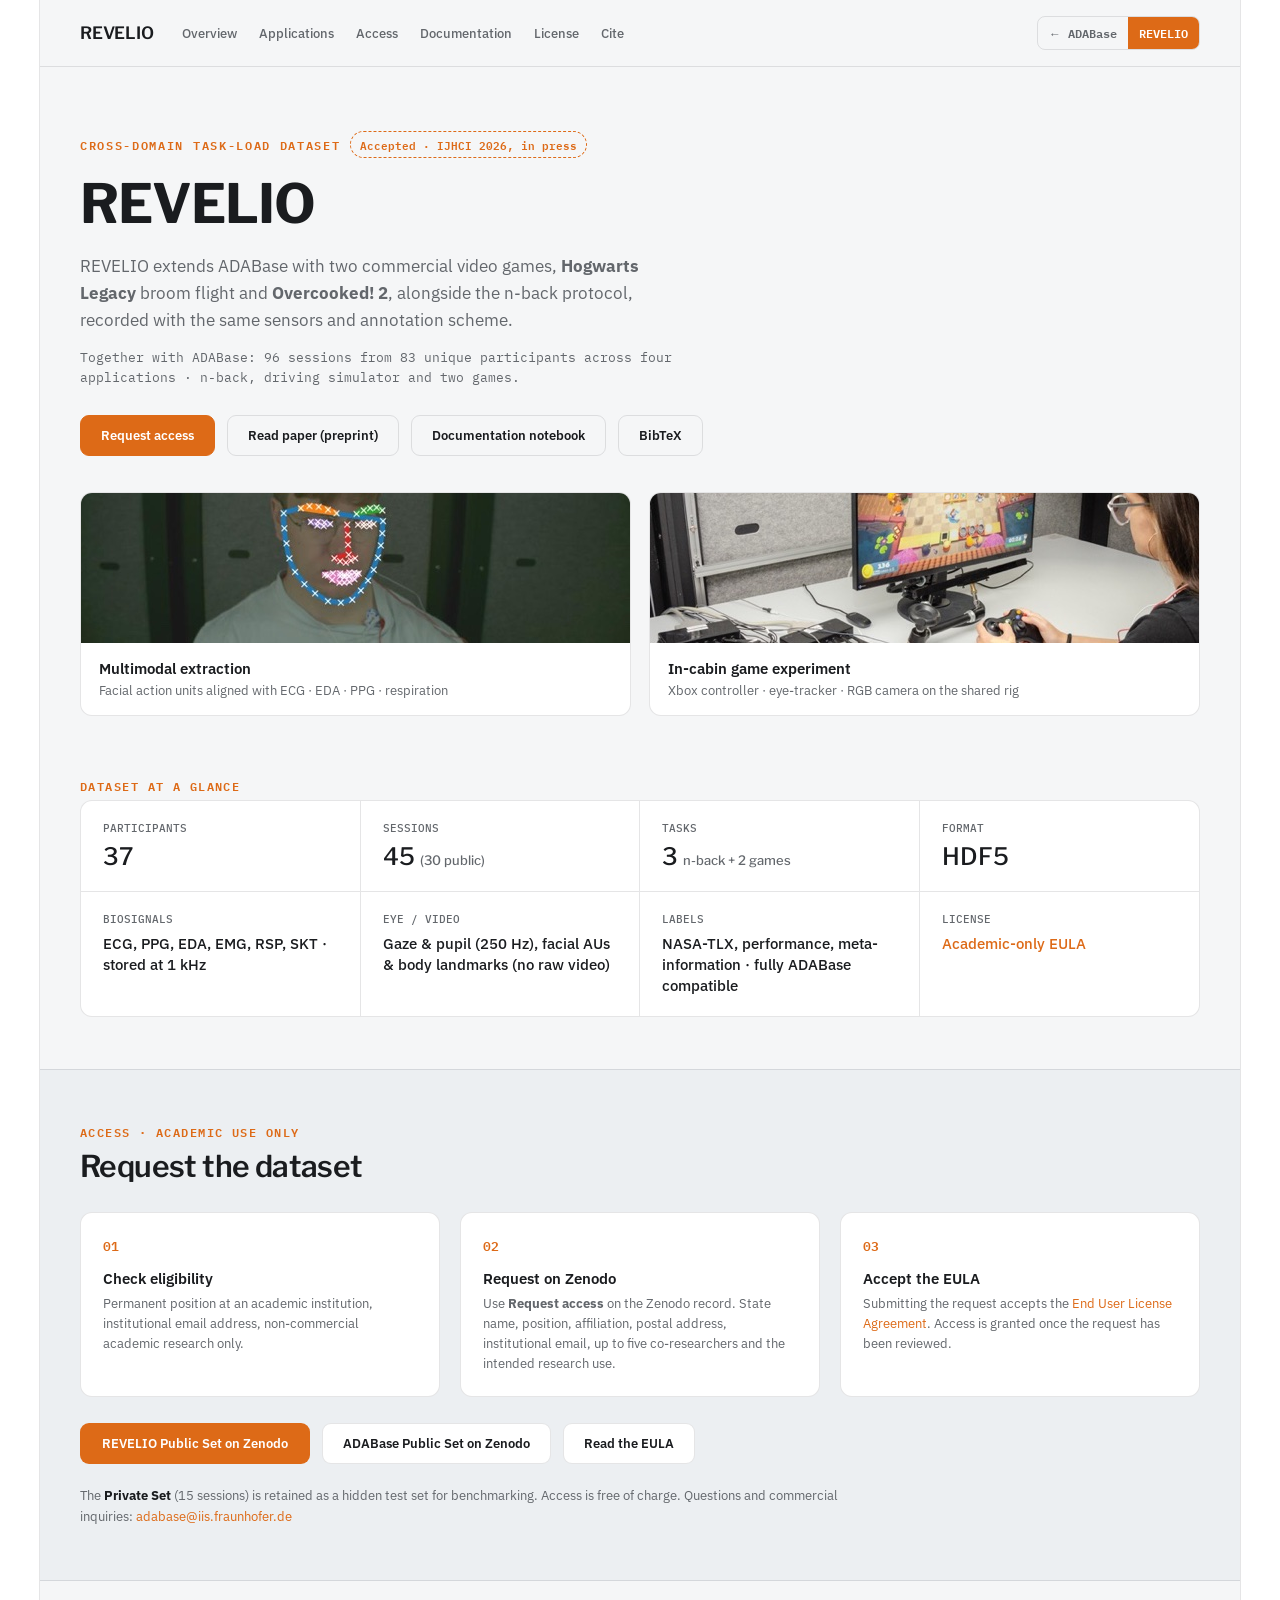
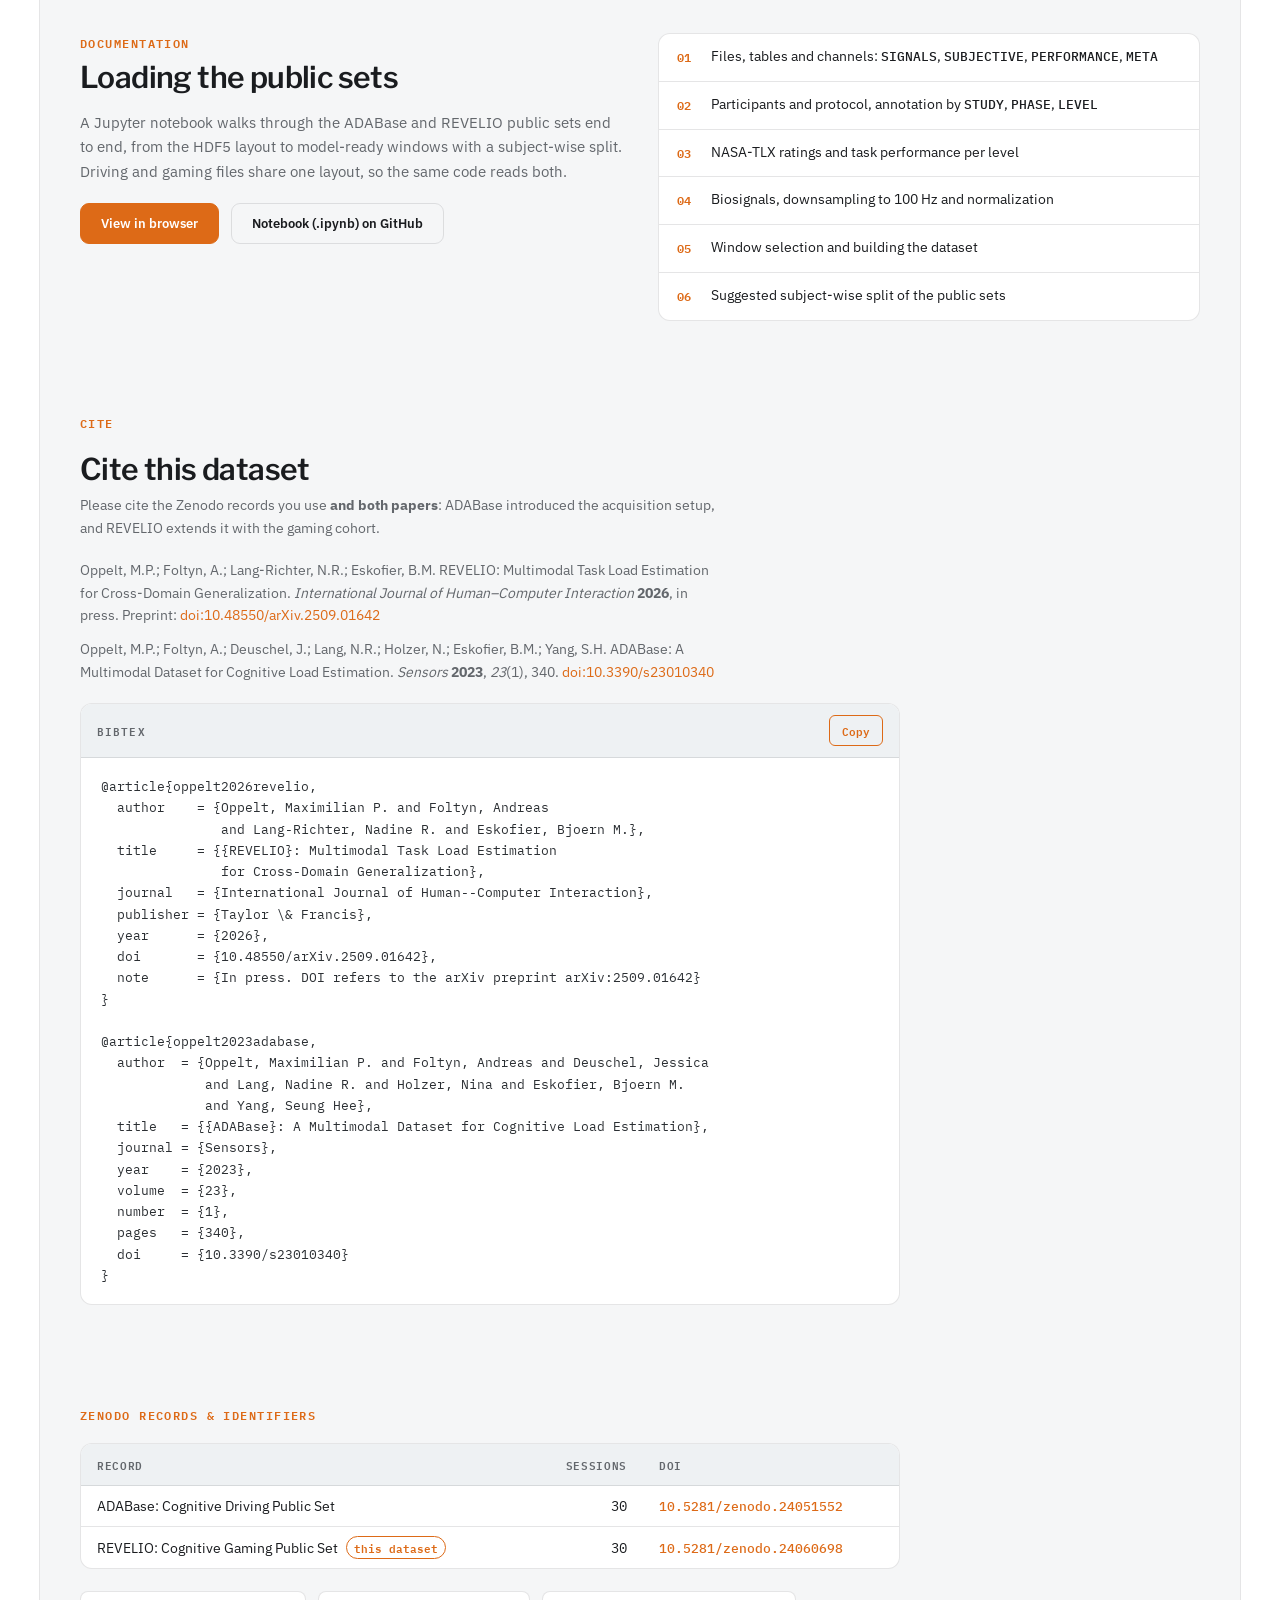
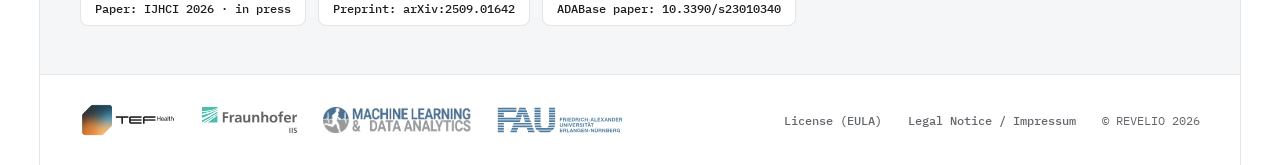
<file: index.html>
<!DOCTYPE html>
<html lang="en">
<head>
<meta charset="utf-8">
<meta name="viewport" content="width=device-width, initial-scale=1">
<title>REVELIO — Multimodal Task Load Estimation for Cross-Domain Generalization</title>
<meta name="description" content="REVELIO: a cross-domain task-load dataset extending ADABase with commercial video games. 37 participants, 45 sessions. Accepted in the International Journal of Human–Computer Interaction (in press).">
<link rel="stylesheet" href="static/css/style.css">
</head>
<body>
<div class="page">

<nav class="nav">
  <div class="nav-brand">REVELIO</div>
  <div class="nav-links">
    <a href="#overview">Overview</a>
    <a href="#applications">Applications</a>
    <a href="#access">Access</a>
    <a href="#docs">Documentation</a>
    <a href="https://raw.githubusercontent.com/revelio-dataset/revelio-dataset.github.io/main/LICENSE.md">License</a>
    <a href="#cite">Cite</a>
  </div>
  <div class="crosslink">
    <a href="https://adabase-dataset.github.io">&larr; ADABase</a>
    <span class="on">REVELIO</span>
  </div>
</nav>

<header class="hero" id="overview">
  <div class="hero-tag">
    <span class="eyebrow">Cross-domain task-load dataset</span>
    <span class="badge">Accepted &middot; IJHCI 2026, in press</span>
  </div>
  <h1>REVELIO</h1>
  <p class="lede">REVELIO extends ADABase with two commercial video games, <strong>Hogwarts Legacy</strong> broom flight and <strong>Overcooked! 2</strong>, alongside the n-back protocol, recorded with the same sensors and annotation scheme.</p>
  <p class="hero-meta">Together with ADABase: 96 sessions from 83 unique participants across four applications &middot; n-back, driving simulator and two games.</p>
  <div class="btns" style="margin-bottom:36px">
    <a class="btn btn-primary" href="#access">Request access</a>
    <a class="btn" href="https://doi.org/10.48550/arXiv.2509.01642">Read paper (preprint)</a>
    <a class="btn" href="#docs">Documentation notebook</a>
    <a class="btn" href="#cite">BibTeX</a>
  </div>
  <div class="app-tiles" id="applications">
    <div class="app-tile">
      <div class="app-fig"><img src="static/images/001.jpg" alt="Face landmarks and AU extraction synced with physiological signals"></div>
      <div class="app-body"><div class="t">Multimodal extraction</div><div class="d">Facial action units aligned with ECG &middot; EDA &middot; PPG &middot; respiration</div></div>
    </div>
    <div class="app-tile">
      <div class="app-fig"><img src="static/images/002.jpg" alt="Participant in the instrumented cabin during a game session"></div>
      <div class="app-body"><div class="t">In-cabin game experiment</div><div class="d">Xbox controller &middot; eye-tracker &middot; RGB camera on the shared rig</div></div>
    </div>
  </div>
</header>

<div class="section-head"><div class="section-label">Dataset at a glance</div></div>
<section class="spec">
  <div class="spec-cell"><div class="k">Participants</div><div class="v">37</div></div>
  <div class="spec-cell"><div class="k">Sessions</div><div class="v">45 <small>(30 public)</small></div></div>
  <div class="spec-cell"><div class="k">Tasks</div><div class="v">3 <small>n-back + 2 games</small></div></div>
  <div class="spec-cell"><div class="k">Format</div><div class="v">HDF5</div></div>
  <div class="spec-cell"><div class="k">Biosignals</div><div class="v sm">ECG, PPG, EDA, EMG, RSP, SKT &middot; stored at 1&nbsp;kHz</div></div>
  <div class="spec-cell"><div class="k">Eye / Video</div><div class="v sm">Gaze &amp; pupil (250&nbsp;Hz), facial AUs &amp; body landmarks (no raw video)</div></div>
  <div class="spec-cell"><div class="k">Labels</div><div class="v sm">NASA-TLX, performance, meta-information &middot; fully ADABase compatible</div></div>
  <div class="spec-cell"><div class="k">License</div><div class="v sm"><a href="https://raw.githubusercontent.com/revelio-dataset/revelio-dataset.github.io/main/LICENSE.md">Academic-only EULA</a></div></div>
</section>

<section class="access" id="access">
  <div class="section-label">Access &middot; academic use only</div>
  <h2>Request the dataset</h2>
  <div class="steps">
    <div class="step"><div class="n">01</div><div class="t">Check eligibility</div><div class="d">Permanent position at an academic institution, institutional email address, non-commercial academic research only.</div></div>
    <div class="step"><div class="n">02</div><div class="t">Request on Zenodo</div><div class="d">Use <strong>Request access</strong> on the Zenodo record. State name, position, affiliation, postal address, institutional email, up to five co-researchers and the intended research use.</div></div>
    <div class="step"><div class="n">03</div><div class="t">Accept the EULA</div><div class="d">Submitting the request accepts the <a href="https://raw.githubusercontent.com/revelio-dataset/revelio-dataset.github.io/main/LICENSE.md">End User License Agreement</a>. Access is granted once the request has been reviewed.</div></div>
  </div>
  <div class="access-actions">
    <a class="contact" href="https://doi.org/10.5281/zenodo.24060698">REVELIO Public Set on Zenodo</a>
    <a class="btn" href="https://doi.org/10.5281/zenodo.24051552">ADABase Public Set on Zenodo</a>
    <a class="btn" href="https://raw.githubusercontent.com/revelio-dataset/revelio-dataset.github.io/main/LICENSE.md">Read the EULA</a>
  </div>
  <p class="access-note">The <strong>Private Set</strong> (15 sessions) is retained as a hidden test set for benchmarking. Access is free of charge. Questions and commercial inquiries: <a href="mailto:adabase@iis.fraunhofer.de">adabase@iis.fraunhofer.de</a></p>
</section>

<section class="docs" id="docs">
  <div>
    <div class="section-label">Documentation</div>
    <h2>Loading the public sets</h2>
    <p>A Jupyter notebook walks through the ADABase and REVELIO public sets end to end, from the HDF5 layout to model-ready windows with a subject-wise split. Driving and gaming files share one layout, so the same code reads both.</p>
    <div class="btns">
      <a class="btn btn-primary" href="docs/cognitive-load-dataset-documentation.html">View in browser</a>
      <a class="btn" href="https://github.com/revelio-dataset/revelio-dataset.github.io/blob/main/docs/cognitive-load-dataset-documentation.ipynb">Notebook (.ipynb) on GitHub</a>
    </div>
  </div>
  <ol class="doc-topics">
    <li><span class="n">01</span><span>Files, tables and channels: <code>SIGNALS</code>, <code>SUBJECTIVE</code>, <code>PERFORMANCE</code>, <code>META</code></span></li>
    <li><span class="n">02</span><span>Participants and protocol, annotation by <code>STUDY</code>, <code>PHASE</code>, <code>LEVEL</code></span></li>
    <li><span class="n">03</span><span>NASA-TLX ratings and task performance per level</span></li>
    <li><span class="n">04</span><span>Biosignals, downsampling to 100&nbsp;Hz and normalization</span></li>
    <li><span class="n">05</span><span>Window selection and building the dataset</span></li>
    <li><span class="n">06</span><span>Suggested subject-wise split of the public sets</span></li>
  </ol>
</section>

<section class="cite" id="cite" style="padding-top:40px">
  <div class="section-label">Cite</div><br>
  <h2>Cite this dataset</h2>
  <p>Please cite the Zenodo records you use <strong>and both papers</strong>: ADABase introduced the acquisition setup, and REVELIO extends it with the gaming cohort.</p>
  <p class="ref">Oppelt, M.P.; Foltyn, A.; Lang-Richter, N.R.; Eskofier, B.M. REVELIO: Multimodal Task Load Estimation for Cross-Domain Generalization. <em>International Journal of Human&ndash;Computer Interaction</em> <strong>2026</strong>, in press. Preprint: <a class="doi" href="https://doi.org/10.48550/arXiv.2509.01642">doi:10.48550/arXiv.2509.01642</a></p>
  <p class="ref">Oppelt, M.P.; Foltyn, A.; Deuschel, J.; Lang, N.R.; Holzer, N.; Eskofier, B.M.; Yang, S.H. ADABase: A Multimodal Dataset for Cognitive Load Estimation. <em>Sensors</em> <strong>2023</strong>, <em>23</em>(1), 340. <a class="doi" href="https://doi.org/10.3390/s23010340">doi:10.3390/s23010340</a></p>
  <div class="bibtex">
    <div class="bibtex-head"><span class="lbl">BIBTEX</span><button class="copy-btn" type="button">Copy</button></div>
    <pre>@article{oppelt2026revelio,
  author    = {Oppelt, Maximilian P. and Foltyn, Andreas
               and Lang-Richter, Nadine R. and Eskofier, Bjoern M.},
  title     = {{REVELIO}: Multimodal Task Load Estimation
               for Cross-Domain Generalization},
  journal   = {International Journal of Human--Computer Interaction},
  publisher = {Taylor \&amp; Francis},
  year      = {2026},
  doi       = {10.48550/arXiv.2509.01642},
  note      = {In press. DOI refers to the arXiv preprint arXiv:2509.01642}
}

@article{oppelt2023adabase,
  author  = {Oppelt, Maximilian P. and Foltyn, Andreas and Deuschel, Jessica
             and Lang, Nadine R. and Holzer, Nina and Eskofier, Bjoern M.
             and Yang, Seung Hee},
  title   = {{ADABase}: A Multimodal Dataset for Cognitive Load Estimation},
  journal = {Sensors},
  year    = {2023},
  volume  = {23},
  number  = {1},
  pages   = {340},
  doi     = {10.3390/s23010340}
}</pre>
  </div>
</section>

<section class="versions" id="records">
  <div class="section-label" style="margin-bottom:18px">Zenodo records &amp; identifiers</div>
  <div class="records-wrap">
    <table class="records">
      <thead><tr><th>Record</th><th style="text-align:right">Sessions</th><th>DOI</th></tr></thead>
      <tbody>
        <tr><td>ADABase: Cognitive Driving Public Set</td><td class="num">30</td><td><a href="https://doi.org/10.5281/zenodo.24051552">10.5281/zenodo.24051552</a></td></tr>
        <tr><td>REVELIO: Cognitive Gaming Public Set<span class="tag">this dataset</span></td><td class="num">30</td><td><a href="https://doi.org/10.5281/zenodo.24060698">10.5281/zenodo.24060698</a></td></tr>
      </tbody>
    </table>
  </div>
  <div class="chips">
    <span class="chip">Paper: IJHCI 2026 &middot; in press</span>
    <a class="chip" href="https://doi.org/10.48550/arXiv.2509.01642">Preprint: arXiv:2509.01642</a>
    <a class="chip" href="https://doi.org/10.3390/s23010340">ADABase paper: 10.3390/s23010340</a>
  </div>
</section>

<footer class="footer">
  <img src="static/images/tef-logo-horizontal.png" alt="TEF-Health" style="height:34px;opacity:.9">
  <img src="static/images/iis.svg" alt="Fraunhofer IIS">
  <img src="static/images/mad.svg" alt="MaD Lab FAU">
  <img src="static/images/fau.svg" alt="Friedrich-Alexander-Universität Erlangen-Nürnberg">
  <a class="legal-link" href="https://raw.githubusercontent.com/revelio-dataset/revelio-dataset.github.io/main/LICENSE.md">License (EULA)</a>
  <a class="legal-link" href="impressum.html">Legal Notice / Impressum</a>
  <span class="copy">&copy; REVELIO 2026</span>
</footer>

</div>
<script src="static/js/main.js"></script>
</body>
</html>
</file>
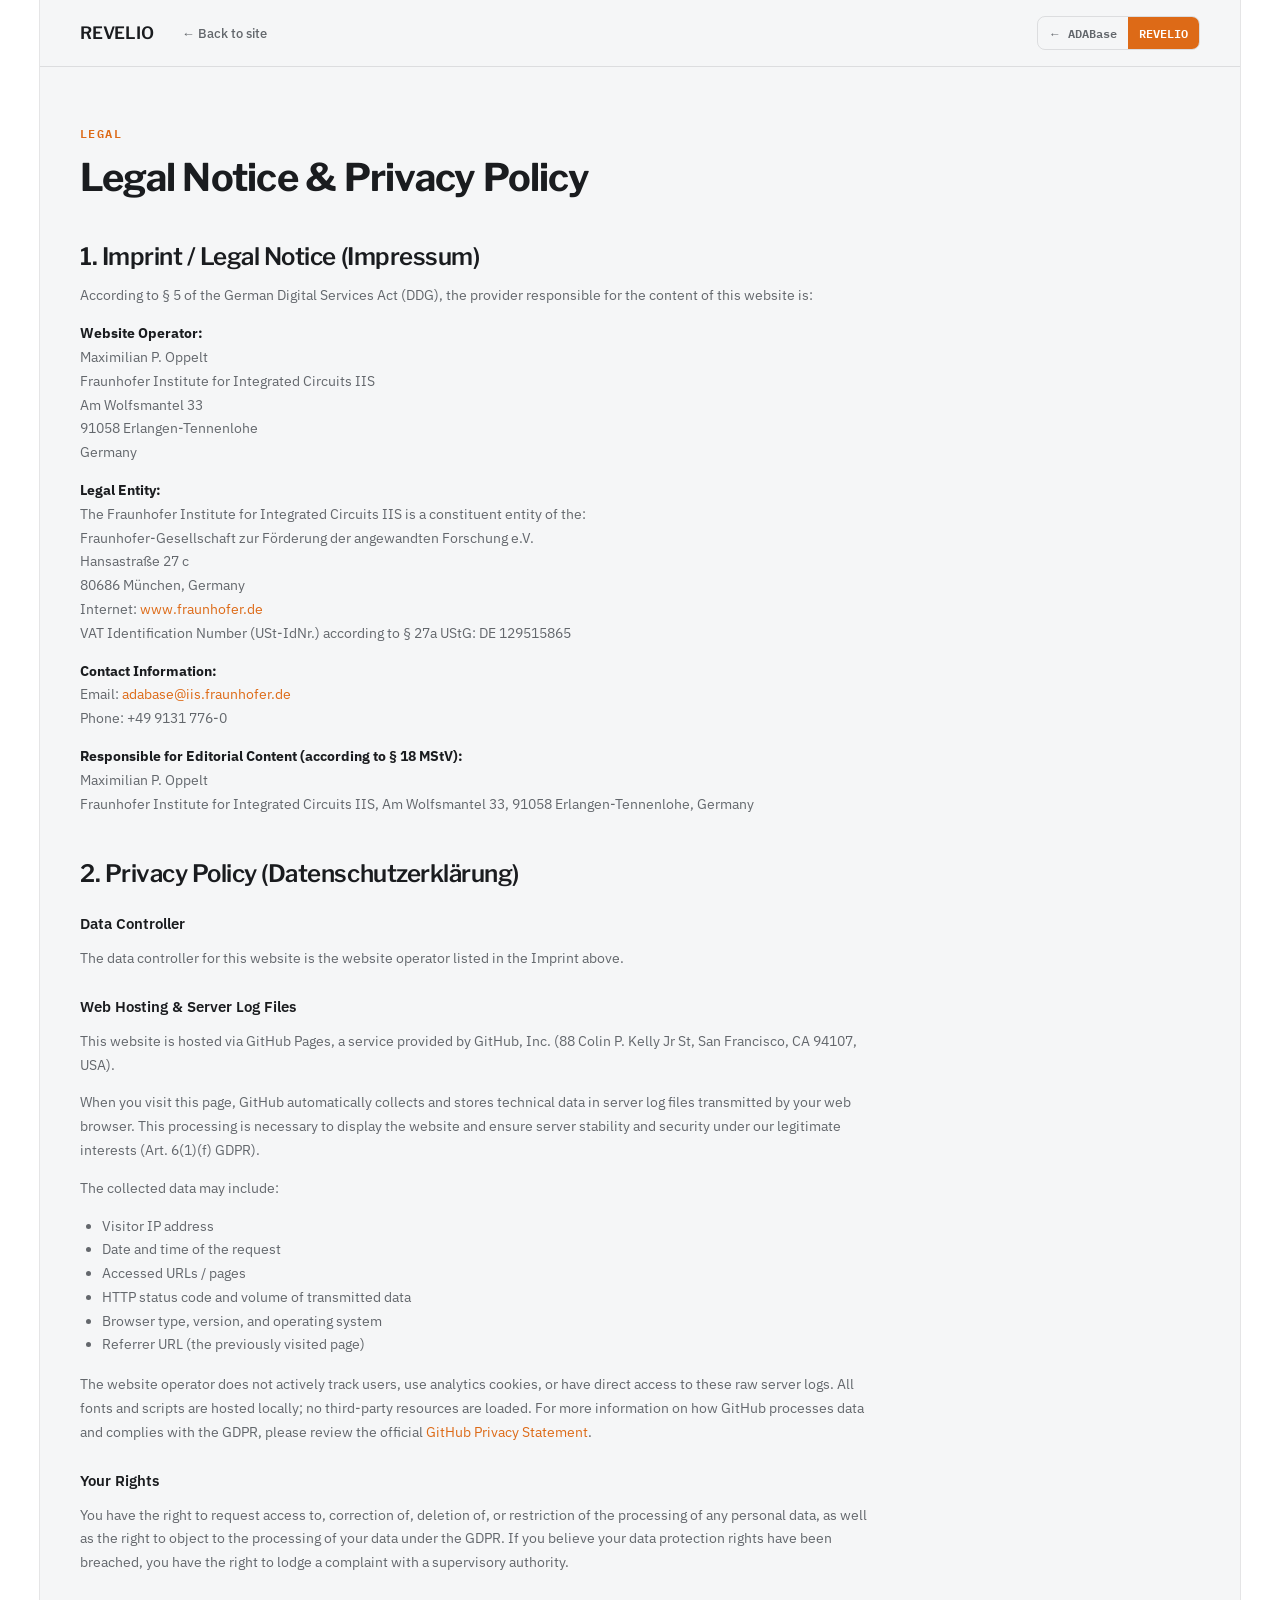
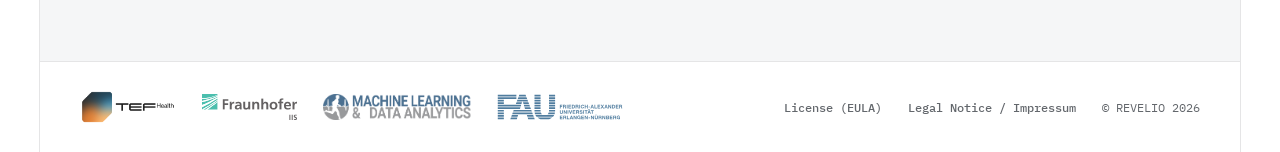
<file: impressum.html>
<!DOCTYPE html>
<html lang="en">
<head>
<meta charset="utf-8">
<meta name="viewport" content="width=device-width, initial-scale=1">
<title>Legal Notice &amp; Privacy Policy — REVELIO</title>
<meta name="description" content="Legal notice (Impressum) and privacy policy for the REVELIO dataset website.">
<meta name="robots" content="noindex">
<link rel="stylesheet" href="static/css/style.css">
</head>
<body>
<div class="page">

<nav class="nav">
  <div class="nav-brand"><a href="index.html" style="color:inherit">REVELIO</a></div>
  <div class="nav-links">
    <a href="index.html">&larr; Back to site</a>
  </div>
  <div class="crosslink">
    <a href="https://adabase-dataset.github.io">&larr; ADABase</a>
    <span class="on">REVELIO</span>
  </div>
</nav>

<section class="legal">
  <div class="section-label">Legal</div>
  <h1>Legal Notice &amp; Privacy Policy</h1>

  <h2>1. Imprint / Legal Notice (Impressum)</h2>
  <p>According to &sect; 5 of the German Digital Services Act (DDG), the provider responsible for the content of this website is:</p>

  <p>
    <strong>Website Operator:</strong><br>
    Maximilian P. Oppelt<br>
    Fraunhofer Institute for Integrated Circuits IIS<br>
    Am Wolfsmantel 33<br>
    91058 Erlangen-Tennenlohe<br>
    Germany
  </p>
  <p>
    <strong>Legal Entity:</strong><br>
    The Fraunhofer Institute for Integrated Circuits IIS is a constituent entity of the:<br>
    Fraunhofer-Gesellschaft zur F&ouml;rderung der angewandten Forschung e.V.<br>
    Hansastra&szlig;e 27 c<br>
    80686 M&uuml;nchen, Germany<br>
    Internet: <a href="https://www.fraunhofer.de">www.fraunhofer.de</a><br>
    VAT Identification Number (USt-IdNr.) according to &sect; 27a UStG: DE&nbsp;129515865
  </p>
  <p>
    <strong>Contact Information:</strong><br>
    Email: <a href="mailto:adabase@iis.fraunhofer.de">adabase@iis.fraunhofer.de</a><br>
    Phone: +49&nbsp;9131&nbsp;776-0
  </p>
  <p>
    <strong>Responsible for Editorial Content (according to &sect; 18 MStV):</strong><br>
    Maximilian P. Oppelt<br>
    Fraunhofer Institute for Integrated Circuits IIS, Am Wolfsmantel 33, 91058 Erlangen-Tennenlohe, Germany
  </p>

  <h2>2. Privacy Policy (Datenschutzerkl&auml;rung)</h2>

  <h3>Data Controller</h3>
  <p>The data controller for this website is the website operator listed in the Imprint above.</p>

  <h3>Web Hosting &amp; Server Log Files</h3>
  <p>This website is hosted via GitHub Pages, a service provided by GitHub, Inc. (88 Colin P. Kelly Jr St, San Francisco, CA 94107, USA).</p>
  <p>When you visit this page, GitHub automatically collects and stores technical data in server log files transmitted by your web browser. This processing is necessary to display the website and ensure server stability and security under our legitimate interests (Art. 6(1)(f) GDPR).</p>
  <p>The collected data may include:</p>
  <ul>
    <li>Visitor IP address</li>
    <li>Date and time of the request</li>
    <li>Accessed URLs / pages</li>
    <li>HTTP status code and volume of transmitted data</li>
    <li>Browser type, version, and operating system</li>
    <li>Referrer URL (the previously visited page)</li>
  </ul>
  <p>The website operator does not actively track users, use analytics cookies, or have direct access to these raw server logs. All fonts and scripts are hosted locally; no third-party resources are loaded. For more information on how GitHub processes data and complies with the GDPR, please review the official <a href="https://docs.github.com/site-policy/privacy-policies/github-privacy-statement">GitHub Privacy Statement</a>.</p>

  <h3>Your Rights</h3>
  <p>You have the right to request access to, correction of, deletion of, or restriction of the processing of any personal data, as well as the right to object to the processing of your data under the GDPR. If you believe your data protection rights have been breached, you have the right to lodge a complaint with a supervisory authority.</p>
</section>

<footer class="footer">
  <img src="static/images/tef-logo-horizontal.png" alt="TEF-Health" style="height:34px;opacity:.9">
  <img src="static/images/iis.svg" alt="Fraunhofer IIS">
  <img src="static/images/mad.svg" alt="MaD Lab FAU">
  <img src="static/images/fau.svg" alt="Friedrich-Alexander-Universität Erlangen-Nürnberg">
  <a class="legal-link" href="https://raw.githubusercontent.com/revelio-dataset/revelio-dataset.github.io/main/LICENSE.md">License (EULA)</a>
  <a class="legal-link" href="impressum.html">Legal Notice / Impressum</a>
  <span class="copy">&copy; REVELIO 2026</span>
</footer>

</div>
</body>
</html>
</file>
<file: static/css/style.css>
/* REVELIO — dataset site
   Accent: TEF-Health orange #dd6a17 · paper #f5f6f7 */

/* self-hosted fonts (SIL OFL licensed) — no external requests */
@font-face{font-family:'Libre Franklin';font-style:normal;font-weight:400;font-display:swap;src:url('../fonts/libre-franklin-400.woff2') format('woff2')}
@font-face{font-family:'Libre Franklin';font-style:normal;font-weight:500;font-display:swap;src:url('../fonts/libre-franklin-500.woff2') format('woff2')}
@font-face{font-family:'Libre Franklin';font-style:normal;font-weight:600;font-display:swap;src:url('../fonts/libre-franklin-600.woff2') format('woff2')}
@font-face{font-family:'Libre Franklin';font-style:normal;font-weight:700;font-display:swap;src:url('../fonts/libre-franklin-700.woff2') format('woff2')}
@font-face{font-family:'Libre Franklin';font-style:normal;font-weight:800;font-display:swap;src:url('../fonts/libre-franklin-800.woff2') format('woff2')}
@font-face{font-family:'IBM Plex Sans';font-style:normal;font-weight:400;font-display:swap;src:url('../fonts/ibm-plex-sans-400.woff2') format('woff2')}
@font-face{font-family:'IBM Plex Sans';font-style:normal;font-weight:500;font-display:swap;src:url('../fonts/ibm-plex-sans-500.woff2') format('woff2')}
@font-face{font-family:'IBM Plex Sans';font-style:normal;font-weight:600;font-display:swap;src:url('../fonts/ibm-plex-sans-600.woff2') format('woff2')}
@font-face{font-family:'IBM Plex Sans';font-style:normal;font-weight:700;font-display:swap;src:url('../fonts/ibm-plex-sans-700.woff2') format('woff2')}
@font-face{font-family:'IBM Plex Mono';font-style:normal;font-weight:400;font-display:swap;src:url('../fonts/ibm-plex-mono-400.woff2') format('woff2')}
@font-face{font-family:'IBM Plex Mono';font-style:normal;font-weight:500;font-display:swap;src:url('../fonts/ibm-plex-mono-500.woff2') format('woff2')}
@font-face{font-family:'IBM Plex Mono';font-style:normal;font-weight:600;font-display:swap;src:url('../fonts/ibm-plex-mono-600.woff2') format('woff2')}

:root{
  --a:#dd6a17;
  --paper:#f5f6f7;
  --ink:#1a1c1f;
  --mut:#63676c;
  --line:rgba(20,26,32,.11);
  --band:#eceff2;
}
*{box-sizing:border-box}
html{scroll-behavior:smooth}
body{
  margin:0;background:#fff;color:var(--ink);
  font-family:'IBM Plex Sans',system-ui,sans-serif;
  -webkit-font-smoothing:antialiased;
}
a{color:var(--a);text-decoration:none}
a:hover{text-decoration:underline}
.wrap{max-width:1180px;margin:0 auto}
.page{max-width:1200px;margin:0 auto;background:var(--paper);box-shadow:0 0 0 1px var(--line)}
.eyebrow{font:600 12px 'IBM Plex Mono',monospace;color:var(--a);letter-spacing:.14em;text-transform:uppercase}
.section-label{font:600 12px 'IBM Plex Mono',monospace;color:var(--a);letter-spacing:.12em;text-transform:uppercase}
h1,h2{font-family:'Libre Franklin',sans-serif;letter-spacing:-.02em;margin:0}

/* nav */
.nav{position:sticky;top:0;z-index:20;display:flex;align-items:center;gap:20px;
  padding:16px 40px;border-bottom:1px solid var(--line);
  background:color-mix(in srgb,var(--paper) 92%,transparent);backdrop-filter:blur(8px)}
.nav-brand{font:600 17px 'Libre Franklin',sans-serif;letter-spacing:-.01em}
.nav-brand .accent{color:var(--a)}
.nav-links{display:flex;gap:22px;margin-left:8px;font:500 13px 'IBM Plex Sans';color:var(--mut)}
.nav-links a{color:var(--mut)}
.crosslink{margin-left:auto;display:flex;border:1px solid var(--line);border-radius:8px;overflow:hidden;font:600 12px 'IBM Plex Mono'}
.crosslink a,.crosslink span{padding:6px 11px;color:var(--mut)}
.crosslink .on{background:var(--a);color:#fff}
.crosslink a:hover{text-decoration:none;background:rgba(0,0,0,.04)}

/* hero */
.hero{padding:64px 40px 52px}
.hero h1{font-weight:700;font-size:54px;line-height:1.05;margin:18px 0 20px;max-width:840px}
.lede{font:400 17px/1.6 'IBM Plex Sans';color:var(--mut);max-width:600px;margin:0 0 14px}
.hero-meta{font:400 13px/1.5 'IBM Plex Mono';color:var(--mut);margin:0 0 28px;max-width:640px}
.btns{display:flex;gap:12px;flex-wrap:wrap}
.btn{font:600 13px 'IBM Plex Sans';padding:11px 20px;border-radius:9px;border:1px solid var(--line);
  background:transparent;color:var(--ink);cursor:pointer}
.btn:hover{border-color:var(--a);text-decoration:none}
.btn-primary{background:var(--a);color:#fff;border-color:var(--a)}
.btn-primary:hover{filter:brightness(1.06)}

/* generic section padding */
.section{padding:0 40px 52px}
.section-head{padding:8px 40px 4px}

/* spec table */
.spec{margin:0 40px 52px;border:1px solid var(--line);border-radius:12px;background:#fff;
  display:grid;grid-template-columns:repeat(4,1fr);overflow:hidden}
.spec-cell{padding:20px 22px;border-right:1px solid var(--line);border-bottom:1px solid var(--line)}
.spec-cell:nth-child(4n){border-right:none}
.spec-cell:nth-last-child(-n+4){border-bottom:none}
.spec-cell .k{font:500 11px 'IBM Plex Mono';color:var(--mut);margin-bottom:7px;text-transform:uppercase}
.spec-cell .v{font:500 24px 'Libre Franklin',sans-serif}
.spec-cell .v.sm{font-size:15px;line-height:1.4;font-family:'IBM Plex Sans'}
.spec-cell .v small{font-size:13px;color:var(--mut)}

/* overview */
.overview{padding:0 40px 56px;display:grid;grid-template-columns:1fr 1.1fr;gap:36px;align-items:center}
.overview h2{font-weight:600;font-size:30px;line-height:1.12;margin:14px 0 16px}
.overview p{font:400 15px/1.65 'IBM Plex Sans';color:var(--mut);margin:0}
.fig-grid{display:grid;grid-template-columns:1fr 1fr;gap:14px}
.fig{height:132px;border:1px solid var(--line);border-radius:10px;
  background:repeating-linear-gradient(135deg,#e3e7ea 0 12px,#eef1f3 12px 24px);
  display:flex;align-items:center;justify-content:center;text-align:center;
  color:#8a8272;font:500 12px 'IBM Plex Mono';padding:8px}

/* access band */
.access{background:var(--band);border-top:1px solid var(--line);border-bottom:1px solid var(--line);padding:52px 40px}
.access h2{font-weight:600;font-size:30px;line-height:1.12;margin:8px 0 28px}
.steps{display:grid;grid-template-columns:repeat(3,1fr);gap:20px;margin-bottom:26px}
.step{background:#fff;border:1px solid var(--line);border-radius:12px;padding:22px}
.step .n{font:600 13px 'IBM Plex Mono';color:var(--a);margin-bottom:12px}
.step .t{font:600 15px 'IBM Plex Sans';margin-bottom:6px}
.step .d{font:400 13px/1.55 'IBM Plex Sans';color:var(--mut)}
.contact{font:600 13px 'IBM Plex Sans';padding:12px 22px;background:var(--a);color:#fff;border-radius:9px;display:inline-block}
.contact:hover{filter:brightness(1.06);text-decoration:none}

/* cite */
.cite{padding:0 40px 52px}
.cite h2{font-weight:600;font-size:30px;line-height:1.12;margin:0 0 8px}
.cite p{font:400 14px/1.6 'IBM Plex Sans';color:var(--mut);max-width:640px;margin:0 0 20px}
.ref{font:400 13.5px/1.65 'IBM Plex Sans';color:var(--ink);max-width:740px;margin:0 0 20px}
.ref .doi{color:var(--a)}
.bibtex{border:1px solid var(--line);border-radius:12px;overflow:hidden;background:#fff;max-width:820px}
.bibtex-head{display:flex;align-items:center;gap:10px;padding:11px 16px;border-bottom:1px solid var(--line);background:#eef1f3}
.bibtex-head .lbl{font:600 11px 'IBM Plex Mono';color:var(--mut);letter-spacing:.1em}
.copy-btn{margin-left:auto;font:600 11px 'IBM Plex Mono';color:var(--a);border:1px solid var(--a);
  border-radius:6px;padding:5px 12px;background:transparent;cursor:pointer}
.copy-btn:hover{background:var(--a);color:#fff}
.copy-btn.done{background:var(--a);color:#fff}
.bibtex pre{margin:0;padding:18px 20px;font:400 12.5px/1.7 'IBM Plex Mono';color:#2b2f33;
  white-space:pre;overflow-x:auto}

/* versions */
.versions{padding:48px 40px}
.chips{display:flex;flex-wrap:wrap;gap:12px}
.chip{font:500 12px 'IBM Plex Mono';padding:9px 14px;border:1px solid var(--line);border-radius:8px;background:#fff;color:var(--ink)}
.chip.dashed{border:1px dashed var(--a);color:var(--a)}

/* footer */
.footer{border-top:1px solid var(--line);padding:28px 40px;display:flex;align-items:center;gap:26px;background:#fff;flex-wrap:wrap}
.footer img{height:26px;opacity:.7}
.footer .copy{margin-left:auto;font:400 12px 'IBM Plex Mono';color:var(--mut)}
.footer .legal-link{margin-left:auto;font:500 12px 'IBM Plex Mono';color:var(--mut)}
.footer .legal-link:hover{color:var(--a)}
.footer .legal-link+.copy{margin-left:0}

/* legal / impressum */
.legal{padding:56px 40px 72px;max-width:880px}
.legal h1{font-weight:700;font-size:38px;line-height:1.1;margin:14px 0 6px}
.legal h2{font-weight:600;font-size:24px;line-height:1.15;margin:44px 0 14px}
.legal h3{font:600 15px 'IBM Plex Sans';margin:26px 0 8px}
.legal p,.legal li{font:400 14px/1.7 'IBM Plex Sans';color:var(--mut)}
.legal p strong{color:var(--ink)}
.legal ul{margin:0 0 16px;padding-left:22px}
@media(max-width:600px){.legal{padding-left:20px;padding-right:20px}}

/* REVELIO hero extras */
.badge{font:600 11px 'IBM Plex Mono';padding:3px 9px;border:1px dashed var(--a);color:var(--a);border-radius:20px}
.hero-tag{display:flex;align-items:center;gap:10px;flex-wrap:wrap;margin-bottom:0}
.app-tiles{display:grid;grid-template-columns:1fr 1fr;gap:18px;margin-top:8px}
.app-tile{border:1px solid var(--line);border-radius:12px;overflow:hidden;background:#fff}
.app-fig{height:150px;background:repeating-linear-gradient(135deg,#e3e7ea 0 12px,#eef1f3 12px 24px);
  display:flex;align-items:center;justify-content:center;color:#8a8272;font:500 12px 'IBM Plex Mono';text-align:center;padding:0;overflow:hidden}
.app-fig img{width:100%;height:100%;object-fit:cover;display:block}
.app-body{padding:16px 18px}
.app-body .t{font:600 15px 'IBM Plex Sans';margin-bottom:4px}
.app-body .d{font:400 13px 'IBM Plex Sans';color:var(--mut)}

@media(max-width:820px){
  .app-tiles{grid-template-columns:1fr}
  .spec{grid-template-columns:repeat(2,1fr)}
  .spec-cell{border-right:1px solid var(--line)!important;border-bottom:1px solid var(--line)!important}
  .overview{grid-template-columns:1fr}
  .steps{grid-template-columns:1fr}
  .nav{flex-wrap:wrap}
  .hero h1{font-size:40px}
}
@media(max-width:600px){
  .nav,.hero,.section-head,.access,.cite,.versions,.footer{padding-left:20px;padding-right:20px}
  .spec,.overview{margin-left:20px;margin-right:20px}
  .nav{gap:12px 16px}
  .nav-links{margin-left:0;gap:16px}
  .crosslink{margin-left:0}
  .spec{grid-template-columns:1fr}
  .hero{padding-top:44px}
  .hero h1{font-size:34px}
  .lede{font-size:16px}
  .btns{gap:10px}
  .btn{flex:1 1 auto;text-align:center}
  .bibtex pre{font-size:11px}
}

/* access: secondary actions + license note */
.access-actions{display:flex;gap:12px;flex-wrap:wrap;align-items:center}
.access-actions .btn{background:#fff}
.access-note{font:400 13px/1.6 'IBM Plex Sans';color:var(--mut);max-width:760px;margin:22px 0 0}
.access-note strong{color:var(--ink)}

/* documentation notebook */
.docs{padding:52px 40px;display:grid;grid-template-columns:1fr 1fr;gap:36px;align-items:start}
.docs h2{font-weight:600;font-size:30px;line-height:1.12;margin:8px 0 16px}
.docs p{font:400 15px/1.65 'IBM Plex Sans';color:var(--mut);margin:0 0 18px}
.docs code,.legal code,.cite code{font:500 .92em 'IBM Plex Mono';color:var(--ink)}
.doc-topics{margin:0;padding:0;list-style:none;border:1px solid var(--line);border-radius:12px;background:#fff;overflow:hidden}
.doc-topics li{padding:12px 18px;border-bottom:1px solid var(--line);font:400 14px/1.5 'IBM Plex Sans';color:var(--ink);display:flex;gap:14px}
.doc-topics li:last-child{border-bottom:none}
.doc-topics .n{font:600 12px/1.9 'IBM Plex Mono';color:var(--a);min-width:20px}

/* Zenodo records table */
.records-wrap{overflow-x:auto;max-width:820px;border:1px solid var(--line);border-radius:12px;background:#fff;margin-bottom:22px}
.records{width:100%;border-collapse:collapse;font:400 13.5px 'IBM Plex Sans'}
.records th{font:600 11px 'IBM Plex Mono';color:var(--mut);text-transform:uppercase;letter-spacing:.06em;text-align:left;background:#eef1f3;padding:11px 16px;border-bottom:1px solid var(--line)}
.records td{padding:11px 16px;border-bottom:1px solid var(--line);white-space:nowrap}
.records tr:last-child td{border-bottom:none}
.records td.num{font-family:'IBM Plex Mono';text-align:right}
.records td a{font:500 12.5px 'IBM Plex Mono'}
.records .tag{font:600 10.5px 'IBM Plex Mono';color:var(--a);border:1px solid var(--a);border-radius:20px;padding:1px 7px;margin-left:8px}
a.chip:hover{border-color:var(--a);text-decoration:none}
.cite .ref + .ref{margin-top:-8px}

/* license page */
.legal ol{margin:0 0 16px;padding-left:22px}
.legal .lead{font:400 15px/1.7 'IBM Plex Sans';color:var(--ink)}
.legal .note{border:1px solid var(--line);border-left:3px solid var(--a);border-radius:8px;background:#fff;padding:16px 20px;margin:24px 0}
.legal .note p{margin:0 0 8px}
.legal .note p:last-child{margin:0}

@media(max-width:820px){
  .docs{grid-template-columns:1fr}
}
@media(max-width:600px){
  .docs{padding-left:20px;padding-right:20px}
}
.footer .legal-link+.legal-link{margin-left:0}
@media(max-width:600px){.nav-links{flex-wrap:wrap;gap:8px 16px}}
</file>
